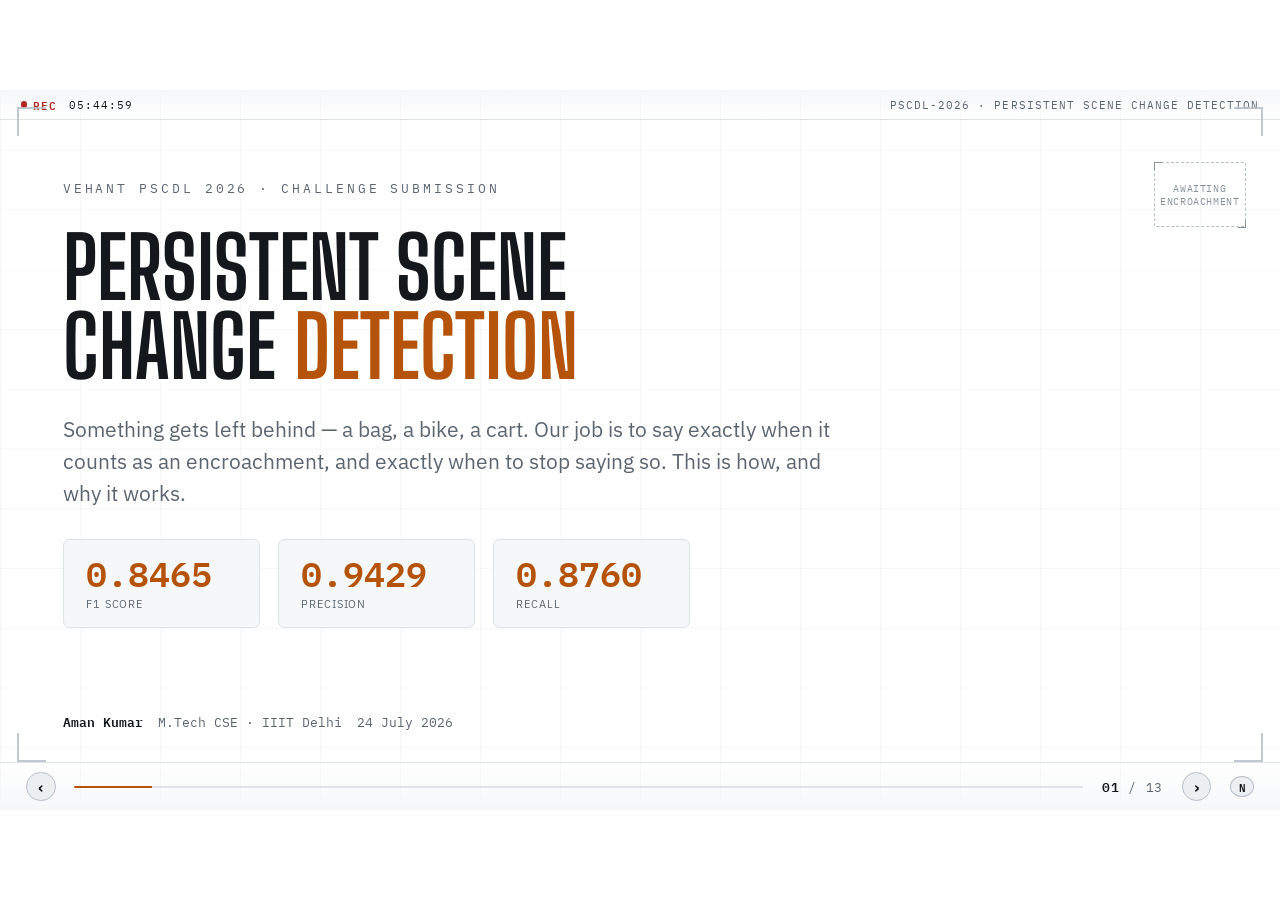
<file: docs/slides/index.html>
<!DOCTYPE html>
<html lang="en">
<head>
<meta charset="utf-8">
<meta name="viewport" content="width=device-width, initial-scale=1">
<title>PSCDL 2026 — Persistent Scene Change Detection</title>
<style>
/* ============================================================
   FONTS — inlined as data URIs (Artifact CSP blocks font CDNs)
   Big Shoulders Display 700 : condensed industrial display face
   IBM Plex Sans 400         : body / running text
   IBM Plex Mono 400/500/600 : HUD data — timestamps, thresholds, code
   ============================================================ */
@font-face{font-family:'Big Shoulders Display';font-style:normal;font-weight:700;font-display:swap;
  src:url([data-uri]) format('woff2');}
@font-face{font-family:'IBM Plex Sans';font-style:normal;font-weight:400;font-display:swap;
  src:url([data-uri]) format('woff2');}
@font-face{font-family:'IBM Plex Mono';font-style:normal;font-weight:400;font-display:swap;
  src:url([data-uri]) format('woff2');}
@font-face{font-family:'IBM Plex Mono';font-style:normal;font-weight:500;font-display:swap;
  src:url([data-uri]) format('woff2');}
@font-face{font-family:'IBM Plex Mono';font-style:normal;font-weight:600;font-display:swap;
  src:url([data-uri]) format('woff2');}

/* ============================================================
   TOKENS
   Deliberate single light theme: a clean white "printed report" surface,
   matching the architecture figure's paper style. Colors validated for
   CVD-safe separation on a white surface (see dataviz palette validator).
   ============================================================ */
:root{
  color-scheme: light;
  --bg:        #ffffff;
  --bg-grid:   rgba(20,25,32,.035);
  --surface:   #f6f7f9;
  --surface-2: #eceff2;
  --line:      #dde2e7;
  --line-strong:#b7bfc7;
  --ink:       #14181d;
  --ink-dim:   #5b6570;
  --ink-faint: #88929c;
  --accent:    #b45309;
  --accent-ink:#fdecd2;
  --good:      #1a7d3a;
  --good-ink:  #e6f6ea;
  --pending:   #a3690b;
  --pending-ink:#fdf1de;
  --reject:    #b3261e;
  --reject-ink:#fbe9e7;
  --chart-1:   #2a78d6; /* F1 */
  --chart-2:   #1baf7a; /* Precision */
  --chart-3:   #4a3aa7; /* Recall */
  --font-display:'Big Shoulders Display','Arial Narrow',sans-serif;
  --font-body:'IBM Plex Sans',system-ui,-apple-system,sans-serif;
  --font-mono:'IBM Plex Mono',ui-monospace,'SFMono-Regular',Menlo,monospace;
  --radius: .35em;
}
*{box-sizing:border-box;}
html,body{margin:0;padding:0;}
body{
  background:var(--bg);
  font-family:var(--font-body);
  color:var(--ink);
  -webkit-font-smoothing:antialiased;
  overflow:hidden;
}
::selection{background:var(--accent);color:var(--accent-ink);}
h1,h2,h3,p,ul,ol{margin:0;}

/* ============================================================
   STAGE — always-16:9 console, letterboxed to any viewport
   ============================================================ */
.stage{
  position:fixed; inset:0;
  display:flex; align-items:center; justify-content:center;
  background:var(--bg);
  container-type:size; container-name:stage;
}
.console{
  position:relative;
  width:min(100vw, 177.7778vh);
  height:min(100vh, 56.25vw);
  background:
    linear-gradient(var(--bg-grid) 1px,transparent 1px) 0 0/100% 8.3%,
    linear-gradient(90deg,var(--bg-grid) 1px,transparent 1px) 0 0/6.25% 100%,
    var(--bg);
  overflow:hidden;
  font-size:clamp(9px, 2.05cqmin, 26px); /* base unit — everything below is in em */
}

/* corner reticle — camera-viewfinder frame, purely decorative chrome */
.reticle{position:absolute;width:1.6em;height:1.6em;border-color:var(--line-strong);border-style:solid;border-width:0;opacity:.85;pointer-events:none;z-index:5;}
.reticle.tl{top:.9em;left:.9em;border-top-width:2px;border-left-width:2px;}
.reticle.tr{top:.9em;right:.9em;border-top-width:2px;border-right-width:2px;}
.reticle.bl{bottom:2.6em;left:.9em;border-bottom-width:2px;border-left-width:2px;}
.reticle.br{bottom:2.6em;right:.9em;border-bottom-width:2px;border-right-width:2px;}

/* ============================================================
   HUD CHROME
   ============================================================ */
.hud-top{
  position:absolute; top:0; left:0; right:0; height:2.6em;
  display:flex; align-items:center; gap:1em; padding:0 1.8em;
  font-family:var(--font-mono); font-size:.62em; letter-spacing:.09em;
  color:var(--ink-dim); z-index:4;
  border-bottom:1px solid var(--line);
  background:linear-gradient(var(--surface),transparent);
}
.hud-tag{color:var(--reject); display:flex; align-items:center; gap:.5em; font-weight:600;}
.hud-tag .dot{width:.6em;height:.6em;border-radius:50%;background:var(--reject);}
@media (prefers-reduced-motion: no-preference){
  .hud-tag .dot{animation:blink 1.6s steps(1) infinite;}
}
@keyframes blink{0%,49%{opacity:1;}50%,100%{opacity:.15;}}
.hud-clock{font-variant-numeric:tabular-nums; color:var(--ink);}
.hud-title{margin-left:auto; text-transform:uppercase;}

.hud-bottom{
  position:absolute; left:0; right:0; bottom:0; height:2.6em;
  display:flex; align-items:center; gap:1em; padding:0 1.4em;
  border-top:1px solid var(--line); z-index:4;
  background:linear-gradient(transparent,var(--surface));
}

/* ---------- Speaker notes panel — press N to toggle, presenter-only ---------- */
.notes-panel{
  position:absolute; left:0; right:0; bottom:2.6em; max-height:44%;
  background:rgba(8,11,15,.97); border-top:2px solid var(--accent);
  padding:1.1em 2em 1.3em; overflow-y:auto; z-index:15;
  transform:translateY(100%); opacity:0; pointer-events:none;
  transition:transform .22s ease, opacity .22s ease;
  font-family:var(--font-body); font-size:.72em; line-height:1.55; color:var(--ink);
}
.notes-panel.open{transform:translateY(0); opacity:1; pointer-events:auto;}
.notes-panel .notes-label{
  font-family:var(--font-mono); font-size:.85em; color:var(--accent);
  text-transform:uppercase; letter-spacing:.1em; margin-bottom:.7em; display:block;
}
.notes-panel p{margin:0 0 .55em;}
.notes-panel ul{margin:0 0 .55em; padding-left:1.3em;}
.notes-panel li{margin-bottom:.3em; color:var(--ink-dim);}
.notes-panel b{color:var(--ink);}
@media (prefers-reduced-motion: reduce){.notes-panel{transition:none;}}
.nav-btn{
  font-family:var(--font-mono); font-size:.85em; font-weight:600;
  width:1.9em;height:1.9em; border-radius:50%;
  background:var(--surface-2); border:1px solid var(--line-strong); color:var(--ink);
  cursor:pointer; display:flex;align-items:center;justify-content:center;
  transition:background .15s, border-color .15s;
}
.nav-btn:hover{border-color:var(--accent); color:var(--accent);}
.nav-btn:focus-visible{outline:2px solid var(--accent); outline-offset:2px;}
.progress{flex:1; height:2px; background:var(--line); position:relative; border-radius:2px; overflow:hidden;}
.progress-fill{position:absolute; inset:0 auto 0 0; width:0%; background:var(--accent); transition:width .35s ease;}
.hud-count{font-family:var(--font-mono); font-size:.68em; color:var(--ink-dim); letter-spacing:.06em; font-variant-numeric:tabular-nums; white-space:nowrap;}
.hud-count b{color:var(--ink); font-weight:600;}

/* ============================================================
   SLIDES
   ============================================================ */
.deck{position:absolute; top:2.6em; left:0; right:0; bottom:2.6em;}
.slide{
  position:absolute; inset:0;
  padding:2.2em 3.4em 1.6em;
  display:flex; flex-direction:column; gap:1em;
  opacity:0; transform:translateY(10px);
  pointer-events:none;
  transition:opacity .4s ease, transform .4s ease;
}
.slide.active{opacity:1; transform:translateY(0); pointer-events:auto;}
@media (prefers-reduced-motion: reduce){.slide{transition:opacity .01s linear; transform:none;}}

.eyebrow{
  font-family:var(--font-mono); font-size:.7em; letter-spacing:.16em; text-transform:uppercase;
  color:var(--accent); display:flex; align-items:center; gap:.6em;
}
.eyebrow::before{content:'';display:inline-block;width:1.3em;height:1px;background:var(--accent);}
h1.slide-title{
  font-family:var(--font-display); font-weight:700; text-transform:uppercase;
  font-size:2.7em; line-height:.98; letter-spacing:.005em; text-wrap:balance;
  color:var(--ink);
}
.lede{font-size:1.05em; color:var(--ink-dim); max-width:46ch; line-height:1.5;}
.body-grid{flex:1; display:grid; gap:1.2em; min-height:0;}

/* generic panel/card */
.panel{
  background:var(--surface); border:1px solid var(--line); border-radius:var(--radius);
  padding:1.1em 1.3em;
}
.panel-label{font-family:var(--font-mono); font-size:.62em; letter-spacing:.1em; text-transform:uppercase; color:var(--ink-faint); margin-bottom:.6em; display:block;}

/* stat tiles */
.stat-row{display:flex; gap:1em;}
.stat{background:var(--surface); border:1px solid var(--line); border-radius:var(--radius); padding:.85em 1.2em; flex:1;}
.stat .n{font-family:var(--font-mono); font-weight:600; font-size:1.9em; color:var(--accent); font-variant-numeric:tabular-nums; line-height:1;}
.stat .k{display:block; font-size:.62em; letter-spacing:.08em; text-transform:uppercase; color:var(--ink-dim); margin-top:.4em;}

/* pills / chips */
.chip{font-family:var(--font-mono); font-size:.62em; letter-spacing:.05em; padding:.25em .6em; border-radius:1em; font-weight:600; white-space:nowrap;}
.chip.good{background:var(--good-ink); color:var(--good); border:1px solid color-mix(in srgb, var(--good) 40%, transparent);}
.chip.pending{background:var(--pending-ink); color:var(--pending); border:1px solid color-mix(in srgb, var(--pending) 40%, transparent);}
.chip.reject{background:var(--reject-ink); color:var(--reject); border:1px solid color-mix(in srgb, var(--reject) 40%, transparent);}
.chip.neutral{background:var(--surface-2); color:var(--ink-dim); border:1px solid var(--line-strong);}

code, .mono{font-family:var(--font-mono);}

/* ---------- SLIDE 1 : TITLE ---------- */
.s-cover{justify-content:center;}
.s-cover .kicker{font-family:var(--font-mono); font-size:.72em; letter-spacing:.22em; color:var(--ink-dim); text-transform:uppercase;}
.s-cover h1{font-family:var(--font-display); font-weight:700; text-transform:uppercase; font-size:4.6em; line-height:.94; letter-spacing:0; text-wrap:balance; margin:.15em 0 .1em;}
.s-cover h1 em{font-style:normal; color:var(--accent);}
.s-cover .lede{font-size:1.15em; max-width:60ch;}
.s-cover .byline{margin-top:auto; display:flex; align-items:baseline; gap:1.2em; font-family:var(--font-mono); font-size:.68em; color:var(--ink-dim);}
.s-cover .byline b{color:var(--ink); font-weight:600;}
.viewfinder{
  position:absolute; top:2.4em; right:3.4em; width:9em; height:6.4em;
  border:1.5px dashed var(--line-strong); border-radius:.2em;
  display:flex; align-items:center; justify-content:center;
  font-family:var(--font-mono); font-size:.55em; color:var(--ink-faint); letter-spacing:.06em; text-align:center; text-transform:uppercase;
}
.viewfinder::before, .viewfinder::after{content:'';position:absolute;width:.7em;height:.7em;border-color:var(--ink-faint);border-style:solid;}
.viewfinder::before{top:-1.5px;left:-1.5px;border-width:1.5px 0 0 1.5px;}
.viewfinder::after{bottom:-1.5px;right:-1.5px;border-width:0 1.5px 1.5px 0;}

/* ---------- SLIDE 2 : THE RULE / TIMELINE ---------- */
.timeline{position:relative; height:11em; display:flex; align-items:flex-end;}
.tl-seg{position:relative; height:3.4em; display:flex; align-items:center; justify-content:center;}
.tl-seg .lab{position:absolute; top:-2.2em; font-family:var(--font-mono); font-size:.6em; text-align:center; letter-spacing:.03em; color:var(--ink-dim); width:100%; padding:0 .4em;}
.tl-before{flex:1.1; background:repeating-linear-gradient(135deg,var(--surface-2) 0 6px,var(--surface) 6px 12px); border:1px solid var(--line); border-right:none;}
.tl-candidate{flex:1.3; background:var(--surface-2); border:1px dashed var(--line-strong); border-left:none; border-right:none;}
.tl-confirmed{flex:1.1; background:var(--good-ink); border:1.5px solid var(--good);}
.tl-confirmed .tag{font-family:var(--font-mono); font-weight:600; font-size:.72em; color:var(--good); letter-spacing:.04em;}
.tl-after{flex:1.1; background:repeating-linear-gradient(135deg,var(--surface-2) 0 6px,var(--surface) 6px 12px); border:1px solid var(--line); border-left:none;}
.tl-marker{position:absolute; bottom:100%; width:0; border-left:1px dashed var(--line-strong); height:1.4em; left:0;}
.tl-bracket{position:absolute; bottom:-2.1em; height:.7em; border-left:1px solid var(--ink-faint); border-right:1px solid var(--ink-faint); border-bottom:1px solid var(--ink-faint);}
.tl-bracket span{position:absolute; bottom:-1.7em; left:50%; transform:translateX(-50%); font-family:var(--font-mono); font-size:.62em; color:var(--ink-dim); white-space:nowrap;}
.tl-point{position:absolute; top:-.4em; width:.5em; height:.5em; border-radius:50%; background:var(--ink); transform:translateX(-50%);}

/* ---------- SLIDE 3 : WHY HARD ---------- */
.strip{display:flex; height:2.6em; border-radius:.2em; overflow:hidden; border:1px solid var(--line);}
.strip i{flex:1; background:var(--surface-2); border-right:1px solid var(--bg);}
.strip i.hot{background:var(--good-ink); border-color:var(--good); position:relative;}
.strip i.hot::after{content:'';position:absolute;inset:0;background:var(--good); opacity:.55;}
.callout-row{display:flex; gap:1.1em;}
.callout{flex:1; background:var(--surface); border:1px solid var(--line); border-left:3px solid var(--reject); border-radius:var(--radius); padding:.9em 1.1em;}
.callout.good{border-left-color:var(--good);}
.callout b{display:block; font-size:1em; color:var(--ink); margin-bottom:.25em;}
.callout span{font-size:.82em; color:var(--ink-dim); line-height:1.4;}

/* ---------- SLIDE 4 : ARCHITECTURE (paper-style figure, exported PNG) ---------- */
.pp-figure{
  flex:1; min-height:0; display:flex; align-items:center; justify-content:center;
  background:#ffffff; border-radius:.5em; padding:.7em 1em;
  border:1px solid var(--line-strong); border-top:.35em solid var(--accent);
  box-shadow:0 .3em 1em rgba(20,25,32,.08);
}
.pp-figure img{max-width:100%; max-height:100%; width:auto; height:auto; object-fit:contain; display:block; border-radius:.1em;}
.s-arch{padding-top:1.3em; padding-bottom:.9em;}
.s-arch .slide-title{font-size:1.9em; margin-bottom:.1em;}

/* ---------- SLIDE 5 : DUAL BACKGROUND ---------- */
.duo{display:flex; gap:1.2em; flex:1; min-height:0;}
.duo .panel{flex:1; display:flex; flex-direction:column; justify-content:center; gap:.5em;}
.duo .big{font-family:var(--font-mono); font-weight:600; font-size:1.15em; color:var(--ink);}
.duo .desc{font-size:.85em; color:var(--ink-dim); line-height:1.5;}
.gate{
  align-self:center; font-family:var(--font-mono); font-weight:600; font-size:.85em;
  color:var(--accent); background:var(--accent-ink); border:1px solid color-mix(in srgb, var(--accent) 45%, transparent);
  border-radius:50%; width:3em; height:3em; display:flex; align-items:center; justify-content:center; flex:0 0 auto;
}

/* ---------- SLIDE 6 : STATE MACHINE ---------- */
.state-row{display:flex; align-items:center; gap:.2em; flex:1;}
.state-node{flex:1; display:flex; flex-direction:column; align-items:center; gap:.5em;}
.state-pill{font-family:var(--font-mono); font-weight:600; font-size:.78em; letter-spacing:.04em; padding:.5em 1em; border-radius:1.4em; text-transform:uppercase; white-space:nowrap;}
.state-cond{font-family:var(--font-mono); font-size:.62em; color:var(--ink-faint);}
.state-arrow{flex:0 0 2em; color:var(--line-strong); font-size:1.2em; display:flex; align-items:center; justify-content:center; align-self:flex-start; margin-top:.55em;}

/* ---------- SLIDE 7 : FILTER STACK ---------- */
.filter-list{display:flex; flex-direction:column; gap:.5em; flex:1; min-height:0; overflow:hidden auto;}
.filter-row{
  display:grid; grid-template-columns:2em 11em 1fr 5.5em; align-items:center; gap:1em;
  background:var(--surface); border:1px solid var(--line); border-radius:var(--radius); padding:.6em 1em;
}
.filter-row .idx{font-family:var(--font-mono); color:var(--ink-faint); font-size:.8em;}
.filter-row .name{font-family:var(--font-mono); font-weight:600; font-size:.8em; color:var(--ink);}
.filter-row .why{font-size:.78em; color:var(--ink-dim); line-height:1.3;}

/* ---------- SLIDE 8 : SAM3 ---------- */
.bbox-demo{position:relative; flex:1; background:var(--surface); border:1px solid var(--line); border-radius:var(--radius); min-height:0;}
.bbox-outer{position:absolute; top:22%; left:32%; right:32%; bottom:22%; border:1.5px dashed var(--ink-faint); border-radius:.15em;}
.bbox-outer .tag{position:absolute; top:-1.6em; left:0; font-family:var(--font-mono); font-size:.6em; color:var(--ink-faint);}
.bbox-inner{position:absolute; top:35%; left:42%; right:42%; bottom:35%; border:2px solid var(--good); border-radius:.15em; background:var(--good-ink);}
.bbox-inner .tag{position:absolute; bottom:-1.6em; left:0; font-family:var(--font-mono); font-size:.6em; color:var(--good); white-space:nowrap;}
.bbox-seed{position:absolute; top:50%; left:50%; width:.5em; height:.5em; background:var(--accent); border-radius:50%; transform:translate(-50%,-50%);}
.bbox-seed::after{content:'SEED';position:absolute;top:.9em;left:50%;transform:translateX(-50%);font-family:var(--font-mono);font-size:.55em;color:var(--accent);white-space:nowrap;}

/* ---------- SLIDE 9 : SIAMESE ---------- */
.siam-row{display:flex; align-items:center; gap:.6em; flex:1;}
.siam-box{background:var(--surface); border:1px solid var(--line); border-radius:var(--radius); padding:.9em 1em; text-align:center; font-family:var(--font-mono); font-size:.75em; color:var(--ink); flex:1;}
.siam-box.shared{border-color:var(--accent); color:var(--accent);}
.siam-arrow{color:var(--line-strong); font-size:1.1em;}

/* ---------- SLIDE 10 : F1 BUG ---------- */
.bignum-row{display:flex; align-items:center; gap:1.4em; flex:1; justify-content:center;}
.bignum{text-align:center;}
.bignum .n{font-family:var(--font-mono); font-weight:600; font-size:5em; line-height:1; font-variant-numeric:tabular-nums;}
.bignum.before .n{color:var(--reject);}
.bignum.after .n{color:var(--good);}
.bignum .k{display:block; font-size:.75em; color:var(--ink-dim); margin-top:.3em; letter-spacing:.05em; text-transform:uppercase;}
.bignum-arrow{font-family:var(--font-display); font-size:2.4em; color:var(--ink-faint);}

/* ---------- SLIDE 11 : AUDIT LOOP ---------- */
.loop-row{display:flex; align-items:center; gap:.2em; flex:1;}
.loop-node{flex:1; background:var(--surface); border:1px solid var(--line); border-radius:var(--radius); padding:1em; text-align:center;}
.loop-node .step{font-family:var(--font-mono); color:var(--accent); font-size:.65em; letter-spacing:.08em;}
.loop-node .txt{font-size:.85em; margin-top:.4em; color:var(--ink);}
.loop-arrow{flex:0 0 1.8em; text-align:center; color:var(--line-strong);}

/* ---------- SLIDE 12 : RESULTS CHART ---------- */
.chart-wrap{flex:1; display:flex; flex-direction:column; min-height:0;}
.legend{display:flex; gap:1.4em; margin-bottom:.6em; font-family:var(--font-mono); font-size:.68em; color:var(--ink-dim);}
.legend i{display:inline-block; width:.8em; height:.8em; border-radius:.15em; margin-right:.4em; vertical-align:-.1em;}
.chart{flex:1; display:flex; align-items:flex-end; gap:1.4em; border-bottom:1px solid var(--line); padding:0 .4em .2em; position:relative;
  background-image:repeating-linear-gradient(0deg, var(--line) 0 1px, transparent 1px 25%);
  background-position:0 0; background-size:100% 100%;
}
.bar-group{flex:1; display:flex; align-items:flex-end; justify-content:center; gap:.35em; height:100%;}
.bar{width:1.05em; border-radius:.15em .15em 0 0; position:relative; display:flex; justify-content:center;}
.bar span{position:absolute; top:-1.5em; font-family:var(--font-mono); font-size:.55em; color:var(--ink-dim); white-space:nowrap; font-variant-numeric:tabular-nums;}
.chart-labels{display:flex; gap:1.4em; padding:0 .4em; margin-top:.5em;}
.chart-labels div{flex:1; text-align:center; font-family:var(--font-mono); font-size:.68em; color:var(--ink-dim);}
.chart-labels div.ov{color:var(--accent); font-weight:600;}

/* ---------- SLIDE 13 : LIMITATIONS ---------- */
.limit-row{display:flex; gap:1.2em; flex:1;}
.limit{flex:1; background:var(--surface); border:1px solid var(--line); border-left:3px solid var(--pending); border-radius:var(--radius); padding:1.1em 1.3em;}
.limit b{display:block; font-size:1.02em; margin-bottom:.4em;}
.limit span{font-size:.85em; color:var(--ink-dim); line-height:1.5;}

/* ---------- SLIDE 14 : CLOSE ---------- */
.s-close{justify-content:center; align-items:flex-start;}
.s-close .big-f1{font-family:var(--font-mono); font-weight:600; font-size:3.4em; color:var(--accent); font-variant-numeric:tabular-nums;}

/* small helpers */
.grid-2{grid-template-columns:1fr 1fr;}
.grid-3{grid-template-columns:1fr 1fr 1fr;}
.two-col{display:grid; grid-template-columns:1.1fr .9fr; gap:1.4em; flex:1; min-height:0;}
ul.plain{list-style:none; padding:0; margin:0; display:flex; flex-direction:column; gap:.55em;}
ul.plain li{font-size:.88em; color:var(--ink-dim); line-height:1.45; padding-left:1.1em; position:relative;}
ul.plain li::before{content:'';position:absolute; left:0; top:.5em; width:.5em; height:1px; background:var(--accent);}
ul.plain li b{color:var(--ink); font-weight:600;}

@media (prefers-reduced-motion: no-preference){
  .tl-confirmed{animation:pulse 2.4s ease-in-out infinite;}
}
@keyframes pulse{0%,100%{box-shadow:0 0 0 0 color-mix(in srgb, var(--good) 35%, transparent);}50%{box-shadow:0 0 0 .5em transparent;}}

/* ---------- Print / PDF export — one clean slide per page, no UI chrome ---------- */
@media print{
  @page{ size:13.333in 7.5in; margin:0; }
  html,body{ width:13.333in; height:7.5in; }
  .stage{ position:static; width:13.333in; height:7.5in; }
  .console{ width:13.333in !important; height:7.5in !important; font-size:15px; }
  .reticle,.hud-top,.hud-bottom,.notes-panel{ display:none !important; }
  .deck{ top:0; bottom:0; }
  .slide{ opacity:1 !important; transform:none !important; pointer-events:none !important; display:none; }
  .slide.active{ display:flex !important; }
}
</style>
</head>
<body>

<div class="stage">
  <div class="console" id="console">
    <div class="reticle tl"></div><div class="reticle tr"></div>
    <div class="reticle bl"></div><div class="reticle br"></div>

    <header class="hud-top">
      <span class="hud-tag"><span class="dot"></span>REC</span>
      <span class="hud-clock" id="clock">00:00:00</span>
      <span class="hud-title">PSCDL-2026 · Persistent Scene Change Detection</span>
    </header>

    <main class="deck" id="deck">

      <!-- 1 — TITLE -->
      <section class="slide s-cover active" data-n="1">
        <span class="kicker">Vehant PSCDL 2026 · Challenge Submission</span>
        <h1>Persistent Scene<br>Change <em>Detection</em></h1>
        <p class="lede">Something gets left behind — a bag, a bike, a cart. Our job is to say exactly when it counts as an encroachment, and exactly when to stop saying so. This is how, and why it works.</p>
        <div class="stat-row" style="max-width:34em; margin-top:.6em;">
          <div class="stat"><span class="n">0.8465</span><span class="k">F1 score</span></div>
          <div class="stat"><span class="n">0.9429</span><span class="k">Precision</span></div>
          <div class="stat"><span class="n">0.8760</span><span class="k">Recall</span></div>
        </div>
        <div class="byline"><b>Aman Kumar</b><span>M.Tech CSE · IIIT Delhi</span><span>24 July 2026</span></div>
        <div class="viewfinder">Awaiting<br>encroachment</div>
      </section>

      <!-- 2 — THE RULE / TIMELINE -->
      <section class="slide" data-n="2">
        <span class="eyebrow">The rule</span>
        <h1 class="slide-title">One Object,<br>One Window</h1>
        <p class="lede">An object is only ever masked inside a single window — and getting that window's edges right is the entire game.</p>
        <div class="body-grid" style="grid-template-rows:1fr; align-content:center;">
          <div class="timeline">
            <div class="tl-seg tl-before"><span class="lab">clean scene</span></div>
            <div class="tl-seg tl-candidate">
              <span class="lab">counting — not yet flagged</span>
              <div class="tl-marker" style="left:0;"></div>
              <div class="tl-point" style="left:0;"></div>
              <div class="tl-bracket" style="left:2%; right:2%;"><span>P seconds</span></div>
            </div>
            <div class="tl-seg tl-confirmed">
              <span class="tag">MASK = WHITE</span>
              <div class="tl-bracket" style="left:2%; right:2%;"><span>C − P seconds</span></div>
            </div>
            <div class="tl-seg tl-after"><span class="lab">absorbed into background</span></div>
          </div>
        </div>
        <p style="font-family:var(--font-mono); font-size:.78em; color:var(--ink-dim); text-align:center;">Output is white only inside <b style="color:var(--ink)">[ t₀ + P , t₀ + C ]</b> — never before, never after.</p>
      </section>

      <!-- 3 — WHY HARD -->
      <section class="slide" data-n="3">
        <span class="eyebrow">The scoring problem</span>
        <h1 class="slide-title">Almost Every<br>Second Is Blank</h1>
        <p class="lede">One 8-minute video, one 30-second active window. The metric rewards silence far more than it rewards detection.</p>
        <div class="panel">
          <span class="panel-label">One video's timeline — 450 one-second scoring ticks</span>
          <div class="strip" id="whyStrip"></div>
        </div>
        <div class="callout-row">
          <div class="callout"><b>A false alarm on a blank second → F1 = 0</b><span>Most seconds are blank, so precision — not recall — decides the winner.</span></div>
          <div class="callout good"><b>Our answer: an aggressive reject stack</b><span>Every candidate blob must survive eight independent, mostly training-free filters before it's ever masked.</span></div>
        </div>
      </section>

      <!-- 4 — ARCHITECTURE -->
      <section class="slide s-arch" data-n="4">
        <span class="eyebrow">System architecture</span>
        <h1 class="slide-title">Two Signals In, One Loop Closed</h1>
        <div class="pp-figure">
          <img src="../assets/architecture-diagram.png" alt="PSCDL 2026 pipeline architecture — dual-background persistence counter, 8-stage false-positive reject gate, and closed-loop background absorption">
        </div>
      </section>

      <!-- 5 — DUAL BACKGROUND -->
      <section class="slide" data-n="5">
        <span class="eyebrow">Stage 1 · Background model</span>
        <h1 class="slide-title">Two Memories, Not One</h1>
        <div class="duo">
          <div class="panel"><span class="panel-label">bg_long</span><span class="big">Frozen median</span><span class="desc">First 15 seconds only, guaranteed clean. Never updates — except when an object is formally absorbed.</span></div>
          <div class="gate">AND</div>
          <div class="panel"><span class="panel-label">bg_adapt</span><span class="big">Slow running average</span><span class="desc">α = 0.002 / frame. Tracks gradual drift — sun, shadows — but freezes for any pixel currently confirmed.</span></div>
        </div>
        <div class="callout good"><b>A pixel counts as "changed" only if it disagrees with BOTH memories</b><span>Illumination drift fools one memory eventually — it never fools both at once. A genuine new object always does.</span></div>
      </section>

      <!-- 6 — STATE MACHINE -->
      <section class="slide" data-n="6">
        <span class="eyebrow">Stage 2 · Per-pixel persistence</span>
        <h1 class="slide-title">One Counter Is<br>The State Machine</h1>
        <div class="state-row">
          <div class="state-node"><span class="state-pill" style="background:var(--surface-2); color:var(--ink-dim); border:1px solid var(--line-strong);">Background</span><span class="state-cond">hit = 0</span></div>
          <div class="state-arrow">›</div>
          <div class="state-node"><span class="state-pill chip pending">Candidate</span><span class="state-cond">0 &lt; hit &lt; P_fr</span></div>
          <div class="state-arrow">›</div>
          <div class="state-node"><span class="state-pill chip good">Confirmed</span><span class="state-cond">P_fr ≤ hit &lt; C_fr</span></div>
          <div class="state-arrow">›</div>
          <div class="state-node"><span class="state-pill" style="background:var(--surface-2); color:var(--ink-dim); border:1px solid var(--line-strong);">Absorbed</span><span class="state-cond">hit ≥ C_fr</span></div>
        </div>
        <ul class="plain" style="max-width:52em;">
          <li><b>hit += 1</b> when a pixel differs from both backgrounds this frame; <b>hit -= decay</b> otherwise — a brief miss doesn't erase minutes of accumulated persistence.</li>
          <li>No separate state variable exists — thresholding one integer <em>is</em> the state machine.</li>
        </ul>
      </section>

      <!-- 7 — FILTER STACK -->
      <section class="slide" data-n="7">
        <span class="eyebrow">Stage 3 · False-positive gate</span>
        <h1 class="slide-title">A Blob Must Survive Eight Filters</h1>
        <div class="filter-list" id="filterList"></div>
      </section>

      <!-- 8 — SAM3 -->
      <section class="slide" data-n="8">
        <span class="eyebrow">Stage 4 · Pixel-precise mask</span>
        <h1 class="slide-title">Segment Once, Reuse The Whole Window</h1>
        <div class="two-col">
          <div class="bbox-demo">
            <div class="bbox-outer"><span class="tag">+100px margin (context for SAM3)</span></div>
            <div class="bbox-inner"><span class="tag">detected blob bbox</span></div>
            <div class="bbox-seed"></div>
          </div>
          <ul class="plain">
            <li><b>Seed point</b> = median of actual persistent pixels (PFSM hit-map), not the naive bbox centre — better for off-centre or irregular shapes.</li>
            <li><b>Fixed 100px margin</b> — enough context for a motorcycle or cart, not so much it pulls a nearby person into a bag's mask.</li>
            <li><b>Size-aware text prompt</b> — "vehicle motorcycle cart" above 3% of frame area, "abandoned object bag luggage" below it.</li>
            <li>Runs exactly <b>once</b> per object, at registration — the mask is cached and reused every second of the active window.</li>
          </ul>
        </div>
      </section>

      <!-- 9 — SIAMESE -->
      <section class="slide" data-n="9">
        <span class="eyebrow">Auxiliary signal</span>
        <h1 class="slide-title">A Second Opinion For Low-Contrast Objects</h1>
        <div class="siam-row">
          <div class="siam-box">t₀ background</div>
          <div class="siam-arrow">↘</div>
          <div class="siam-box shared">shared ResNet50<br>encoder</div>
          <div class="siam-arrow">↗</div>
          <div class="siam-box">t₁ current frame</div>
        </div>
        <div class="siam-row" style="justify-content:center;">
          <div class="siam-box" style="flex:0 0 14em;">| f₀ − f₁ | → attention → decoder</div>
          <div class="siam-arrow">›</div>
          <div class="siam-box" style="flex:0 0 12em; border-color:var(--accent); color:var(--accent);">change mask · OR-combined</div>
        </div>
        <div class="callout"><b>Tried as the primary signal first — it failed</b><span>Trained on outdoor street pairs (VL-CMU-CD + PSCD); run alone on surveillance video it produced 100k+ false "changed" pixels per frame. Demoted to a secondary, OR-combined signal — it can only add detections the pixel-diff missed, never remove ones it found.</span></div>
      </section>

      <!-- 10 — F1 BUG -->
      <section class="slide" data-n="10">
        <span class="eyebrow">The one bug that mattered most</span>
        <h1 class="slide-title">One If-Statement</h1>
        <div class="bignum-row">
          <div class="bignum before"><span class="n">0.06</span><span class="k">blank-blank scores 0</span></div>
          <div class="bignum-arrow">→</div>
          <div class="bignum after"><span class="n">0.85</span><span class="k">blank-blank scores 1</span></div>
        </div>
        <p class="lede" style="max-width:60em; margin:0 auto; text-align:center;">Predicting nothing, correctly, is a <em>perfect</em> answer — not a zero. Since most seconds in every video are blank, this single zero-division convention dominated the entire aggregate score. Same predictions, same pixels — one <code class="mono">if</code> statement changed the measured result by 14×.</p>
      </section>

      <!-- 12 — RESULTS CHART -->
      <section class="slide" data-n="11">
        <span class="eyebrow">Sample-set performance</span>
        <h1 class="slide-title">Five Videos, Known Ground Truth</h1>
        <div class="chart-wrap">
          <div class="legend">
            <span><i style="background:var(--chart-1);"></i>F1</span>
            <span><i style="background:var(--chart-2);"></i>Precision</span>
            <span><i style="background:var(--chart-3);"></i>Recall</span>
          </div>
          <div class="chart" id="resultsChart"></div>
          <div class="chart-labels" id="resultsLabels"></div>
        </div>
      </section>

      <!-- 13 — LIMITATIONS -->
      <section class="slide" data-n="12">
        <span class="eyebrow">Honest limits</span>
        <h1 class="slide-title">Where It Still Slips</h1>
        <div class="limit-row">
          <div class="limit"><b>Heavy occlusion delays detection</b><span>When an object merges into a dense crowd (video_2), the persistence counter can't cleanly separate it — confirmation arrives late.</span></div>
          <div class="limit"><b>A few static signboards / poles still trigger</b><span>Removing them completely required thresholds that also removed real objects (chair, debris). Kept as the safer trade-off — F1 punishes missed true positives just as hard as false alarms.</span></div>
        </div>
        <p style="font-family:var(--font-mono); font-size:.72em; color:var(--ink-faint); text-align:center;">Reporting limits honestly is part of the engineering case, not against it.</p>
      </section>

      <!-- 14 — CLOSE -->
      <section class="slide s-close" data-n="13">
        <span class="eyebrow">Summary</span>
        <h1 class="slide-title">Find The Signature.<br>Reject Everything Else.</h1>
        <p class="lede" style="max-width:56em;">Appears. Stays. Settles. A dual-background persistence counter finds that signature with an explicit lifecycle tied to p and c; an eight-stage, mostly training-free filter stack keeps precision high against everything that isn't one.</p>
        <div class="stat-row" style="max-width:34em;">
          <div class="stat"><span class="n">0.8465</span><span class="k">F1 · sample set</span></div>
          <div class="stat"><span class="n">0.9429</span><span class="k">Precision</span></div>
        </div>
        <div class="byline" style="margin-top:1.4em;"><b>Aman Kumar</b><span>aman24012@iiitd.ac.in</span><span>IIIT Delhi</span></div>
      </section>

    </main>

    <div class="notes-panel" id="notesPanel">
      <span class="notes-label">Speaker notes</span>
      <div id="notesBody"></div>
    </div>

    <footer class="hud-bottom">
      <button class="nav-btn" id="prevBtn" aria-label="Previous slide">‹</button>
      <div class="progress"><div class="progress-fill" id="progressFill"></div></div>
      <span class="hud-count"><b id="curNum">01</b> / <span id="totalNum">14</span></span>
      <button class="nav-btn" id="nextBtn" aria-label="Next slide">›</button>
      <button class="nav-btn" id="notesBtn" aria-label="Toggle speaker notes" title="Speaker notes (N)" style="font-size:.6em; width:2.2em;">N</button>
    </footer>
  </div>
</div>

<script>
(function(){
  var slides = Array.prototype.slice.call(document.querySelectorAll('.slide'));
  var total = slides.length;
  var i = 0;
  var curNum = document.getElementById('curNum');
  var totalNum = document.getElementById('totalNum');
  var fill = document.getElementById('progressFill');
  totalNum.textContent = String(total).padStart(2,'0');

  var SPEAKER_NOTES = [
    '<p><b>Open with the thesis, not the title.</b> "Appears, stays, settles — that\'s the signature we detect." State the headline numbers immediately: F1 0.8465, Precision 0.9429.</p><p>Quick intro — name, IIIT Delhi, individual submission. Keep it under 20 seconds; the content should carry the room, not the preamble.</p>',
    '<p><b>This is the anchor slide — nothing else lands if this doesn\'t.</b> Walk it left to right, out loud: object arrives at t₀ → counts silently during P → <b>masked white only during [t₀+P, t₀+C]</b> → fades back into background.</p><ul><li>Say the numbers explicitly: P=60s, C=90s default → a 30-second active window.</li><li>Land this line: "p and c are read as function arguments at runtime — never hard-coded," since organisers can vary them during blind evaluation.</li></ul>',
    '<p>Most seconds in every video are blank. A false alarm on <b>one</b> blank second scores F1=0 for that second — precision gets punished far harder than recall here.</p><p>This is the constraint the <b>entire rest of the talk</b> answers — say that explicitly so the filter-stack slide later doesn\'t feel like a random feature list.</p>',
    '<p>This is the map — don\'t over-explain each box, the next several slides do that in depth. Trace it once, left to right: two backgrounds → AND → pixel-diff mask; Siamese network output OR-merges into the same signal → persistence counter → 8-gate filter stack → SAM3 → output mask.</p><p><b>Call out the dashed feedback loop specifically</b> — absorbed objects blend back into both backgrounds at 95%, closing the loop. Most similar systems in the literature miss this; it\'s worth a full sentence.</p>',
    '<p>bg_long = frozen median of the first 15s (guaranteed-clean snapshot). bg_adapt = slow running average, absorbs gradual drift.</p><p>Say this line out loud: <b>"a pixel only counts as changed if it disagrees with BOTH memories."</b> Concrete example: the sun moving over 10 minutes eventually fools bg_adapt — a genuinely new object still differs from both.</p>',
    '<p>One integer per pixel <b>is</b> the whole state machine — no separate state variable anywhere in the code. +1 when changed this frame, −decay when not — tolerates one noisy frame without erasing minutes of accumulated persistence.</p><p>The four states are just numeric ranges of that one counter: Background / Candidate / Confirmed / Absorb.</p>',
    '<p><b>This is the "why precision is high" slide — spend real time here,</b> don\'t just read the 8 titles flatly.</p><ul><li>Pick two to walk concretely: the YOLO person filter (reject if a person\'s bbox covers ≥55% of the blob) and the CLIP semantic gate (reject if "infrastructure" prompt beats "object" prompt).</li><li>Tell the real story: audited test-set false positives (poles, signs, shadows), built filters specifically to reject those, validated they don\'t remove real true positives (chair, debris, box).</li></ul>',
    '<p>Seed point = median of the actual persistent pixels, not the bbox centre — more precise for irregular or off-centre shapes.</p><p>Fixed 100px margin was tuned specifically: a 3× proportional expansion was tried and hurt small bags by pulling in nearby people.</p><p>Runs <b>once</b> per object, then the mask is cached for the whole active window — an efficiency point worth mentioning if asked about runtime.</p>',
    '<p>Tell this as a story, not a feature list: tried as the <b>primary</b> signal first → produced 100k+ false "changed" pixels per frame on surveillance footage (domain shift — it was trained on public street-scene pairs) → demoted to a secondary, OR-combined signal.</p><p>If asked for numbers: val F1 ≈ 0.80 on VL-CMU-CD + PSCD.</p>',
    '<p><b>Best story in the deck — slow down here.</b> Same predictions, same pixels — one if-statement changed the measured score from 0.06 to 0.85.</p><p>The fix in one sentence: predicting nothing, correctly, on a blank second is a <b>perfect</b> answer, not a zero — standard zero-division convention, same as sklearn.</p>',
    '<p>Walk the chart: video_3 and video_4 are near-perfect; video_2 is lower — occlusion (foreshadow the next slide, don\'t explain it fully yet).</p><p>Restate the overall numbers once more before moving on: F1 0.8465, Precision 0.9429, Recall 0.8760.</p>',
    '<p><b>Say this confidently — don\'t rush past it.</b> Showing limitations builds credibility, it doesn\'t undercut the pitch.</p><ul><li>Heavy occlusion (object merging into a dense crowd) delays detection — video_2.</li><li>A few static signboards/poles still occasionally slip through — a deliberate trade-off, since tightening further started removing real objects too.</li></ul>',
    '<p>Recap the one-line thesis once more, then open for questions.</p><p><b>Mentally prep for likely questions:</b> the dead-code file (pipeline/object_state.py — an earlier IoU-matching design, superseded), why not ByteTrack (min_hits=3 caused a 28s detection delay when occluded), and the F1 blank-blank scoring convention (flag it as an assumption to confirm with organisers, not a settled fact).</p>'
  ];
  var notesPanel = document.getElementById('notesPanel');
  var notesBody  = document.getElementById('notesBody');
  var notesOpen  = false;
  function renderNotes(){ notesBody.innerHTML = SPEAKER_NOTES[i] || ''; }

  function show(n){
    n = Math.max(0, Math.min(total-1, n));
    slides[i].classList.remove('active');
    i = n;
    slides[i].classList.add('active');
    curNum.textContent = String(i+1).padStart(2,'0');
    fill.style.width = ((i+1)/total*100).toFixed(1)+'%';
    if(notesOpen) renderNotes();
  }
  document.getElementById('nextBtn').addEventListener('click', function(){ show(i+1); });
  document.getElementById('prevBtn').addEventListener('click', function(){ show(i-1); });
  document.getElementById('notesBtn').addEventListener('click', function(){
    notesOpen = !notesOpen;
    notesPanel.classList.toggle('open', notesOpen);
    if(notesOpen) renderNotes();
  });
  window.addEventListener('keydown', function(e){
    if(e.target.tagName === 'VIDEO') return; // let native video controls (seek, play/pause) work
    if(e.key==='n' || e.key==='N'){ document.getElementById('notesBtn').click(); return; }
    if(['ArrowRight','ArrowDown','PageDown',' '].includes(e.key)){ show(i+1); e.preventDefault(); }
    else if(['ArrowLeft','ArrowUp','PageUp'].includes(e.key)){ show(i-1); e.preventDefault(); }
    else if(e.key==='Home'){ show(0); }
    else if(e.key==='End'){ show(total-1); }
  });
  // Deep-link support: file.html#7 opens directly on slide 7 (used for exports too)
  var hashN = parseInt(String(location.hash||'').replace('#',''),10);
  show(Number.isFinite(hashN) && hashN>=1 ? hashN-1 : 0);

  // HUD clock — cosmetic, ticks like a live feed timestamp
  var clock = document.getElementById('clock');
  function tick(){
    var d = new Date();
    var hh = String(d.getHours()).padStart(2,'0');
    var mm = String(d.getMinutes()).padStart(2,'0');
    var ss = String(d.getSeconds()).padStart(2,'0');
    clock.textContent = hh+':'+mm+':'+ss;
  }
  tick(); setInterval(tick, 1000);

  // Slide 3 — scoring strip: mostly blank, one active window lit
  var strip = document.getElementById('whyStrip');
  if(strip){
    var n = 60;
    for(var k=0;k<n;k++){
      var d = document.createElement('i');
      if(k>=27 && k<=33) d.className='hot';
      strip.appendChild(d);
    }
  }

  // Slide 7 — filter stack data
  var filters = [
    ['1','Arrival-time','Reject anything confirmed before bg_window + 5s + P — boot-up artefacts, not real objects.'],
    ['2','Upper-frame centroid','Reject blobs centred in the top ⅛ of frame — sky, foliage, banners.'],
    ['3','Recency','≥ 40% of the blob\'s pixels must be newly confirmed, not slowly accumulated.'],
    ['4','Motion-stability','< 5px frame-to-frame change inside the blob — standing people still shift 3–6px.'],
    ['5','Static-structure & shadow','3 checks: thin/scattered geometry, matches-the-clean-scene texture, cast-shadow signature.'],
    ['6','YOLOv8 person','Reject if a detected person\'s bbox covers ≥ 55% of the blob area.'],
    ['7','CLIP semantic gate','Reject if "fixed infrastructure" prompts beat "encroachment object" prompts — reject-only.'],
    ['8','Spatial cooldown','No re-registration within C seconds of a nearby absorption — stops re-detecting the same object.'],
  ];
  var fl = document.getElementById('filterList');
  if(fl){
    filters.forEach(function(f){
      var row = document.createElement('div'); row.className='filter-row';
      row.innerHTML = '<span class="idx">'+f[0]+'</span><span class="name">'+f[1]+'</span><span class="why">'+f[2]+'</span><span class="chip good" style="justify-self:end;">MUST PASS</span>';
      fl.appendChild(row);
    });
  }

  // Slide 12 — results chart data (README sample-set table)
  var data = [
    ['video_1',.8701,.8936,.8662],
    ['video_2',.6667,.8864,.7803],
    ['video_3',.9651,.9550,.9943],
    ['video_4',.9112,1.0000,.9112],
    ['video_5',.8192,.9797,.8278],
    ['OVERALL',.8465,.9429,.8760],
  ];
  var chart = document.getElementById('resultsChart');
  var labels = document.getElementById('resultsLabels');
  if(chart){
    data.forEach(function(row){
      var group = document.createElement('div'); group.className='bar-group';
      var cols = [['--chart-1',row[1]],['--chart-2',row[2]],['--chart-3',row[3]]];
      cols.forEach(function(c){
        var b = document.createElement('div'); b.className='bar';
        b.style.height = (c[1]*100)+'%';
        b.style.background = 'var('+c[0]+')';
        var span = document.createElement('span'); span.textContent = c[1].toFixed(2);
        b.appendChild(span);
        group.appendChild(b);
      });
      chart.appendChild(group);
      var lab = document.createElement('div'); lab.textContent = row[0];
      if(row[0]==='OVERALL') lab.className='ov';
      labels.appendChild(lab);
    });
  }
})();
</script>
</body>
</html>
</file>
